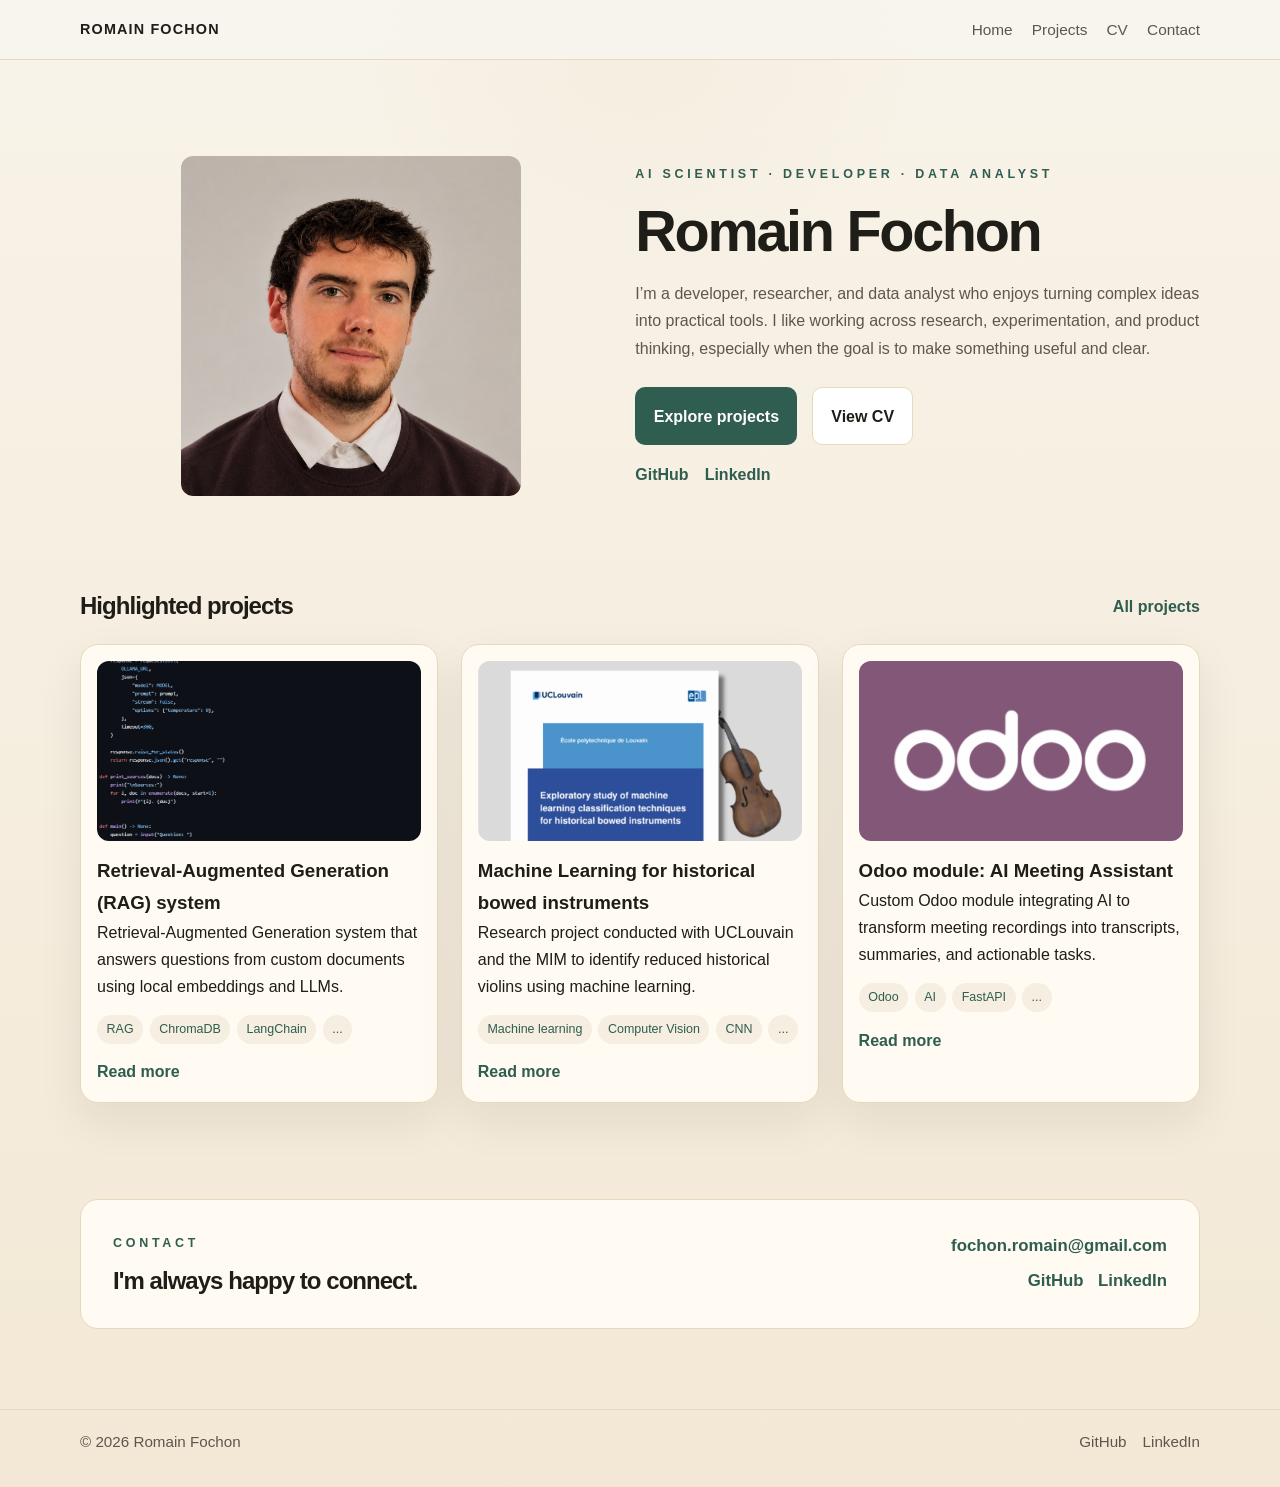
<file: index.html>
<!DOCTYPE html>
<html lang="en">
<head>
  <meta charset="UTF-8">
  <meta name="viewport" content="width=device-width, initial-scale=1.0">
  <meta name="description" content="Romain Fochon - AI scientist and developer portfolio">
  <title>Romain Fochon | Portfolio</title>
  <link rel="stylesheet" href="styles.css">
</head>
<body>
  <header class="site-header">
    <div class="container nav-wrap">
      <a class="brand" href="index.html">Romain Fochon</a>
      <button class="menu-toggle" aria-label="Open navigation">
        <span></span>
        <span></span>
        <span></span>
      </button>
      <nav>
        <ul class="nav-links">
          <li><a href="index.html">Home</a></li>
          <li><a href="projects.html">Projects</a></li>
          <li><a href="cv.html">CV</a></li>
          <li><a href="#contact">Contact</a></li>
        </ul>
      </nav>
    </div>
  </header>

  <main>
    <section class="hero">
      <div class="container hero-grid hero-grid-reverse">
        <div class="profile-panel">
          <div class="profile-photo">
            <img src="assets/profile.png" alt="Romain Fochon" class="profile-image">
          </div>
        </div>
        <div>
          <p class="eyebrow">AI SCIENTIST · DEVELOPER · DATA ANALYST</p>
          <h1>Romain Fochon</h1>
          <p class="hero-text">
            I’m a developer, researcher, and data analyst who enjoys turning complex ideas into practical tools.
            I like working across research, experimentation, and product thinking, especially when the goal is to make something useful and clear.
          </p>
          <div class="hero-actions">
            <a class="btn btn-primary" href="projects.html">Explore projects</a>
            <a class="btn btn-secondary" href="cv.html">View CV</a>
          </div>
          <ul class="quick-links">
            <li><a href="https://github.com/RomainFo" target="_blank" rel="noreferrer">GitHub</a></li>
            <li><a href="https://www.linkedin.com/in/romain-fochon-715533217/" target="_blank" rel="noreferrer">LinkedIn</a></li>
          </ul>
        </div>
      </div>
    </section>

    <section class="section-block">
      <div class="container">
        <div class="section-header">
          <div>
            <h2>Highlighted projects</h2>
          </div>
          <a class="text-link" href="projects.html">All projects</a>
        </div>
        <div id="featured-projects" class="project-grid"></div>
      </div>
    </section>

    <section id="contact" class="contact-section">
      <div class="container contact-panel">
        <div>
          <p class="eyebrow">Contact</p>
          <h2>I'm always happy to connect.</h2>
        </div>
        <div class="contact-info">
          <p><a href="mailto:fochon.romain@gmail.com">fochon.romain@gmail.com</a></p>
          <div class="contact-links-inline">
            <a href="https://github.com/RomainFo" target="_blank" rel="noreferrer">GitHub</a>
            <a href="https://www.linkedin.com/in/romain-fochon-715533217/" target="_blank" rel="noreferrer">LinkedIn</a>
          </div>
        </div>
      </div>
    </section>
  </main>

  <footer class="site-footer">
    <div class="container footer-wrap">
      <p>© <span id="year"></span> Romain Fochon</p>
      <div>
        <a href="https://github.com/RomainFo" target="_blank" rel="noreferrer">GitHub</a>
        <a href="https://www.linkedin.com/in/romain-fochon-715533217/" target="_blank" rel="noreferrer">LinkedIn</a>
      </div>
    </div>
  </footer>

  <script src="script.js"></script>
</body>
</html>
</file>
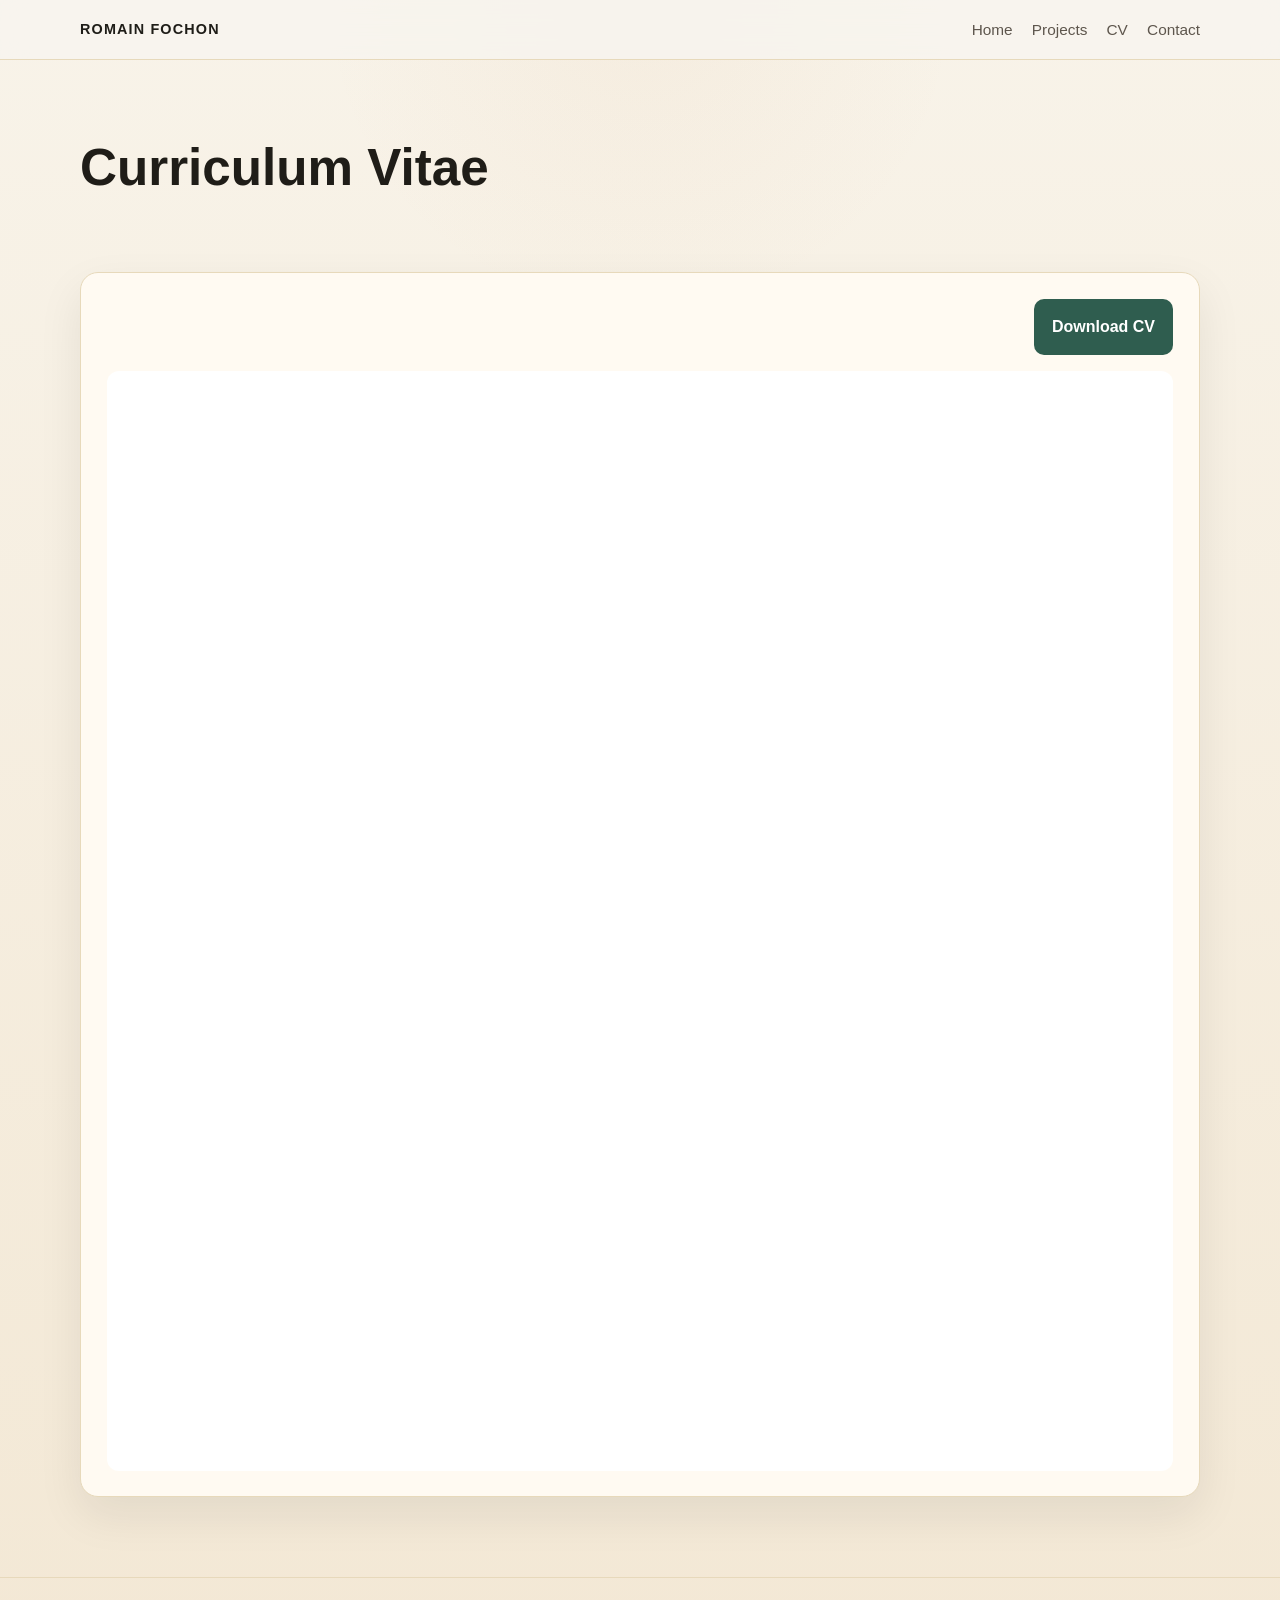
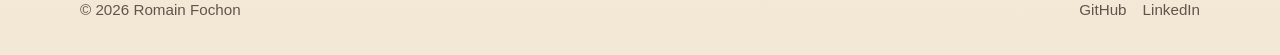
<file: cv.html>
<!DOCTYPE html>
<html lang="en">
<head>
  <meta charset="UTF-8">
  <meta name="viewport" content="width=device-width, initial-scale=1.0">
  <title>CV | Romain Fochon</title>
  <link rel="stylesheet" href="styles.css">
</head>
<body>
  <header class="site-header">
    <div class="container nav-wrap">
      <a class="brand" href="index.html">Romain Fochon</a>
      <button class="menu-toggle" aria-label="Open navigation">
        <span></span>
        <span></span>
        <span></span>
      </button>
      <nav>
        <ul class="nav-links">
          <li><a href="index.html">Home</a></li>
          <li><a href="projects.html">Projects</a></li>
          <li><a href="cv.html">CV</a></li>
          <li><a href="index.html#contact">Contact</a></li>
        </ul>
      </nav>
    </div>
  </header>

  <main>
    <section class="page-header">
      <div class="container">
        <h1>Curriculum Vitae</h1>
      </div>
    </section>

    <section>
      <div class="container cv-layout">
        <div class="cv-panel cv-panel-full">
          <div class="cv-actions">
            <a class="btn btn-primary" href="assets/CV-ROMAIN-FOCHON.pdf" download>Download CV</a>
          </div>
          <div class="cv-pdf-wrap">
            <iframe
              src="assets/CV-ROMAIN-FOCHON.pdf"
              title="Romain Fochon CV"
              class="cv-pdf-frame"
            ></iframe>
          </div>
        </div>
      </div>
    </section>
  </main>

  <footer class="site-footer">
    <div class="container footer-wrap">
      <p>© <span id="year"></span> Romain Fochon</p>
      <div>
        <a href="https://github.com" target="_blank" rel="noreferrer">GitHub</a>
        <a href="https://www.linkedin.com" target="_blank" rel="noreferrer">LinkedIn</a>
      </div>
    </div>
  </footer>

  <script src="script.js"></script>
</body>
</html>
</file>
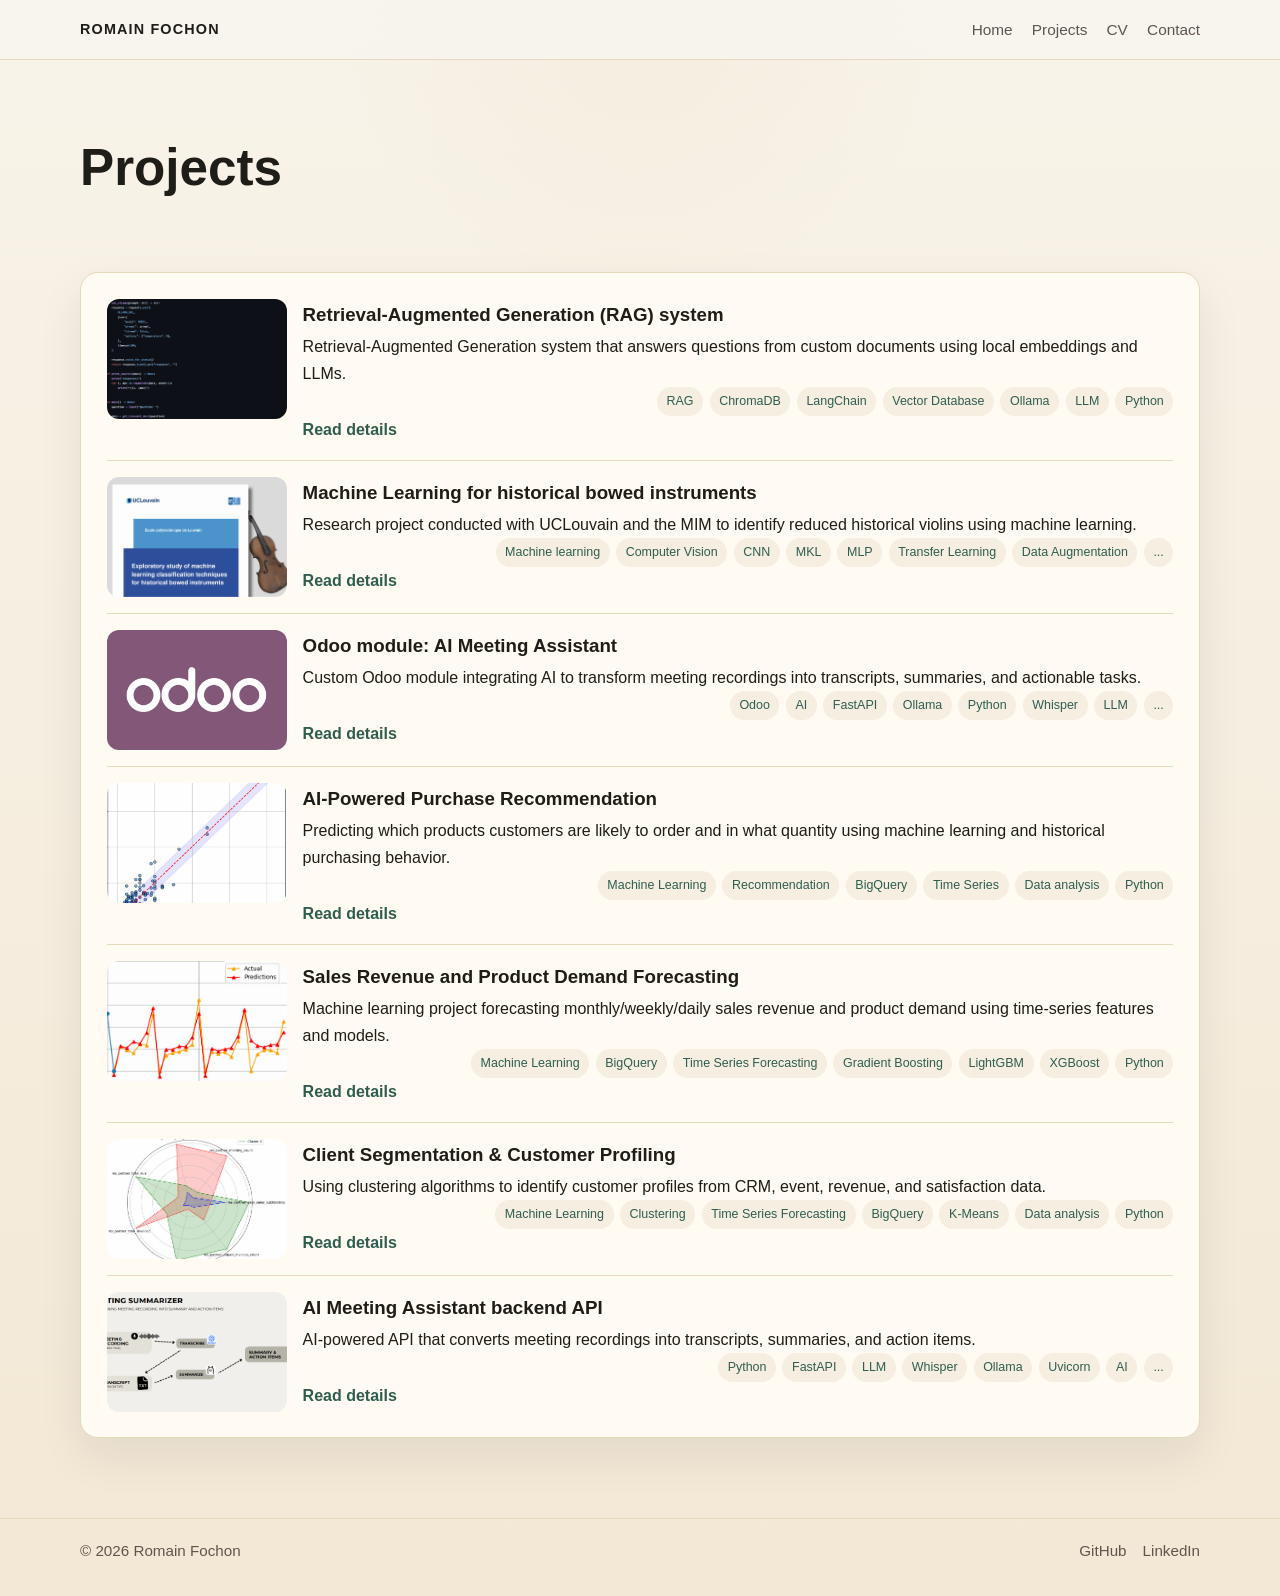
<file: projects.html>
<!DOCTYPE html>
<html lang="en">
<head>
  <meta charset="UTF-8">
  <meta name="viewport" content="width=device-width, initial-scale=1.0">
  <title>Projects | Romain Fochon</title>
  <link rel="stylesheet" href="styles.css">
</head>
<body>
  <header class="site-header">
    <div class="container nav-wrap">
      <a class="brand" href="index.html">Romain Fochon</a>
      <button class="menu-toggle" aria-label="Open navigation">
        <span></span>
        <span></span>
        <span></span>
      </button>
      <nav>
        <ul class="nav-links">
          <li><a href="index.html">Home</a></li>
          <li><a href="projects.html">Projects</a></li>
          <li><a href="cv.html">CV</a></li>
          <li><a href="index.html#contact">Contact</a></li>
        </ul>
      </nav>
    </div>
  </header>

  <main>
    <section class="page-header">
      <div class="container">
        <h1>Projects</h1>
      </div>
    </section>

    <section>
      <div class="container project-layout">
        <div class="project-panel">
          <div class="project-list"></div>
        </div>
      </div>
    </section>
  </main>

  <footer class="site-footer">
    <div class="container footer-wrap">
      <p>© <span id="year"></span> Romain Fochon</p>
      <div>
        <a href="https://github.com" target="_blank" rel="noreferrer">GitHub</a>
        <a href="https://www.linkedin.com" target="_blank" rel="noreferrer">LinkedIn</a>
      </div>
    </div>
  </footer>

  <script src="script.js"></script>
</body>
</html>
</file>
<file: styles.css>
:root {
  --bg: #f6f1e8;
  --surface: #fffaf2;
  --surface-2: #f3e9d6;
  --text: #1f1d18;
  --muted: #5e564d;
  --primary: #2f5d4f;
  --primary-dark: #234839;
  --accent: #c98a4d;
  --accent-2: #f5eee1;
  --border: #e7d9bb;
  --shadow: 0 18px 45px rgba(31, 29, 24, 0.08);
  --radius: 18px;
  --container: 1120px;
}

* {
  box-sizing: border-box;
  margin: 0;
  padding: 0;
}

html {
  scroll-behavior: smooth;
}

body {
  font-family: Inter, "Segoe UI", Roboto, Helvetica, Arial, sans-serif;
  background:
    radial-gradient(circle at top, rgba(201, 138, 77, 0.06), transparent 18%),
    linear-gradient(180deg, #f8f3e9 0%, #f3e8d5 100%);
  color: var(--text);
  line-height: 1.7;
}

a {
  color: inherit;
  text-decoration: none;
}

img {
  max-width: 100%;
  display: block;
}

.container {
  width: min(var(--container), 92vw);
  margin: 0 auto;
}

.site-header {
  position: sticky;
  top: 0;
  z-index: 1000;
  background: rgba(247, 244, 238, 0.88);
  backdrop-filter: blur(12px);
  border-bottom: 1px solid var(--border);
}

.nav-wrap {
  display: flex;
  align-items: center;
  justify-content: space-between;
  padding: 1rem 0;
}

.brand {
  font-weight: 700;
  letter-spacing: 0.08em;
  text-transform: uppercase;
  font-size: 0.9rem;
}

.nav-links {
  display: flex;
  gap: 1.2rem;
  list-style: none;
}

.nav-links a {
  color: var(--muted);
  font-size: 0.96rem;
}

.nav-links a:hover {
  color: var(--primary);
}

.menu-toggle {
  display: none;
  background: none;
  border: 0;
  padding: 0.3rem;
}

.menu-toggle span {
  display: block;
  width: 22px;
  height: 2px;
  background: var(--text);
  margin: 4px 0;
}

.project-list-thumb {
  width: 180px;
  height: 120px;
  object-fit: cover;
  border-radius: 12px;
  flex-shrink: 0;
}

.hero {
  padding: 6rem 0 4rem;
}

.hero-grid {
  display: grid;
  grid-template-columns: 1.02fr 0.98fr;
  gap: 0.8rem;
  align-items: center;
}

.hero-grid-reverse {
  grid-template-columns: 0.98fr 1.02fr;
}

.eyebrow {
  font-size: 0.78rem;
  letter-spacing: 0.3em;
  text-transform: uppercase;
  color: var(--primary);
  margin-bottom: 0.8rem;
  font-weight: 700;
}

.hero h1, .about-section h2, .section-header h2, .contact-panel h2 {
  line-height: 1.15;
  letter-spacing: -0.04em;
}

.hero h1 {
  font-size: clamp(3rem, 4.5vw, 4.5rem);
  max-width: 700px;
  margin-bottom: 1rem;
}

.hero-text {
  max-width: 620px;
  font-size: 1rem;
  color: var(--muted);
  margin-bottom: 1.6rem;
}

.hero-actions {
  display: flex;
  gap: 0.9rem;
  margin-bottom: 1rem;
}

.btn {
  display: inline-flex;
  align-items: center;
  justify-content: center;
  padding: 0.9rem 1.15rem;
  border-radius: 10px;
  font-weight: 600;
  transition: transform 0.2s ease, background 0.2s ease;
}

.btn:hover {
  transform: translateY(-1px);
}

.btn-primary {
  background: var(--primary);
  color: #fff;
}

.btn-secondary {
  border: 1px solid var(--border);
  background: #fff;
}

.quick-links {
  list-style: none;
  display: flex;
  gap: 1rem;
}

.quick-links a, .text-link, .card-link {
  color: var(--primary);
  font-weight: 600;
}

.profile-panel {
  position: relative;
  display: grid;
  justify-items: center;
  gap: 1rem;
}

.profile-photo {
  position: relative;
  width: min(340px, 100%);
  aspect-ratio: 1;
  display: grid;
  place-items: center;
  overflow: hidden;
  border-radius: 12px;
  background: linear-gradient(180deg, #f2d7ad 0%, #d8a56d 100%);
  padding: 0;
}

.profile-image {
  width: 100%;
  height: 100%;
  object-fit: cover;
  object-position: center;
  border-radius: 12px;
  display: block;
}

.profile-ring {
  display: none;
}

.profile-circle {
  display: none;
}

.profile-stats {
  display: grid;
  grid-template-columns: repeat(2, minmax(0, 1fr));
  gap: 0.8rem;
  width: min(420px, 100%);
}

.profile-stats div {
  background: var(--surface);
  border: 1px solid var(--border);
  border-radius: var(--radius);
  padding: 1rem;
  text-align: center;
}

.profile-stats strong {
  display: block;
  font-size: 1.8rem;
  color: var(--primary);
}

.profile-stats span {
  font-size: 0.86rem;
  color: var(--muted);
  padding: 2rem 0 5rem;
}

.about-grid {
  display: grid;
  grid-template-columns: 1.1fr 0.9fr;
  gap: 2rem;
  align-items: center;
}

.about-section p {
  color: var(--muted);
  max-width: 60ch;
}

.about-highlights {
  display: grid;
  gap: 1rem;
}

.about-highlights div {
  background: var(--surface);
  border: 1px solid var(--border);
  border-radius: var(--radius);
  padding: 1rem 1.2rem;
}

.about-highlights strong {
  display: block;
  font-size: 1.8rem;
  color: var(--primary);
}

.section-block {
  padding: 2rem 0 5rem;
}

.section-header {
  display: flex;
  align-items: end;
  justify-content: space-between;
  gap: 1rem;
  margin-bottom: 1.5rem;
}

.project-grid {
  display: grid;
  grid-template-columns: repeat(3, 1fr);
  gap: 1.4rem;
}

.project-card {
  background: var(--surface);
  border: 1px solid var(--border);
  border-radius: var(--radius);
  padding: 1rem;
  box-shadow: var(--shadow);
  display: flex;
  flex-direction: column;
  gap: 0.9rem;
}

.project-card p {
  margin-bottom: 0.9rem;
}

.project-thumb {
  min-height: 180px;
  display: grid;
  place-items: center;
  border-radius: 12px;
  font-weight: 800;
  font-size: 2rem;
  color: #fff;
}

.project-thumb-one { background: linear-gradient(135deg, #5a7d73, #98b8a8); }
.project-thumb-two { background: linear-gradient(135deg, #7a5a3c, #d6a15b); }
.project-thumb-three { background: linear-gradient(135deg, #505f72, #8aa4c7); }

.tag-row {
  display: flex;
  flex-wrap: wrap;
  gap: 0.4rem;
}

.tag-row span {
  background: var(--accent-2);
  color: var(--primary);
  border-radius: 999px;
  padding: 0.25rem 0.6rem;
  font-size: 0.78rem;
}

.contact-section {
  padding: 1rem 0 5rem;
}

.contact-panel {
  background: var(--surface);
  border: 1px solid var(--border);
  border-radius: var(--radius);
  padding: 2rem;
  display: flex;
  align-items: center;
  justify-content: space-between;
  gap: 1rem;
}

.contact-info {
  text-align: right;
}

.contact-info p {
  margin-bottom: 0.45rem;
}

.contact-info a {
  color: var(--primary);
  font-weight: 700;
  font-size: 1.05rem;
}

.contact-links-inline {
  display: flex;
  justify-content: flex-end;
  gap: 0.9rem;
}

.contact-links-inline a {
  color: var(--primary);
  font-weight: 600;
}

.site-footer {
  border-top: 1px solid var(--border);
  padding: 1.2rem 0 2rem;
}

.footer-wrap {
  display: flex;
  justify-content: space-between;
  gap: 1rem;
  color: var(--muted);
  font-size: 0.95rem;
}

.footer-wrap div {
  display: flex;
  gap: 1rem;
}

.page-header {
  padding: 4rem 0 1.5rem;
}

.page-header h1 {
  font-size: clamp(2.5rem, 4vw, 3.5rem);
  margin-bottom: 0.3rem;
}

.cv-layout {
  display: grid;
  grid-template-columns: 1fr;
  gap: 2rem;
  padding: 2rem 0 5rem;
}

.project-layout {
  display: grid;
  grid-template-columns: 1fr;
  gap: 2rem;
  padding: 2rem 0 5rem;
}

.cv-panel,
.project-panel,
.sidebar-panel {
  background: var(--surface);
  border: 1px solid var(--border);
  border-radius: var(--radius);
  padding: 1.6rem;
  box-shadow: var(--shadow);
}

.cv-panel-full {
  width: 100%;
}

.cv-actions {
  display: flex;
  justify-content: flex-end;
  margin-bottom: 1rem;
}

.cv-pdf-wrap {
  width: 100%;
  background: #fff;
  border-radius: 12px;
  overflow: hidden;
}

.cv-pdf-frame {
  width: 100%;
  min-height: 1100px;
  border: 0;
  display: block;
}

.project-panel {
  width: 100%;
}


.cv-panel h2,
.project-panel h2,
.sidebar-panel h2 {
  font-size: 1.5rem;
  margin-bottom: 1rem;
}

.cv-list,
.project-list {
  display: grid;
  gap: 1rem;
}

.cv-item,
.project-item {
  border-bottom: 1px solid var(--border);
  padding-bottom: 1rem;
  display: flex;
  align-items: flex-start;
  justify-content: space-between;
  gap: 1rem;
}

.cv-item:last-child,
.project-item:last-child {
  border-bottom: 0;
  padding-bottom: 0;
}

.cv-item h3,
.project-item h3 {
  margin-bottom: 0.15rem;
}

.project-item-text {
  flex: 1;
}

.project-item .tag-row {
  margin-left: auto;
  align-self: flex-start;
  justify-content: flex-end;
  min-width: max-content;
  flex-wrap: wrap;
}

.download-btn {
  display: inline-block;
  margin: 1rem 0 0;
}

.tag-cloud {
  display: flex;
  flex-wrap: wrap;
  gap: 0.5rem;
}

.tag-cloud span {
  background: var(--accent-2);
  color: var(--primary);
  padding: 0.35rem 0.6rem;
  border-radius: 999px;
  font-size: 0.85rem;
}

.project-detail {
  padding: 2rem 0 5rem;
}

.project-detail .project-header-block {
  background: var(--surface);
  border: 1px solid var(--border);
  border-radius: var(--radius);
  padding: 2rem;
  margin-bottom: 1.5rem;
}

.project-detail .project-header-block p {
  color: var(--muted);
}

.project-header-top {
  display: flex;
  align-items: flex-start;
  justify-content: space-between;
  gap: 1.5rem;
}

.project-presentation-section {
  height: 100%;
}

.project-presentation-section h2 {
  margin-top: 0;
}

.project-presentation-frame {
  width: 100%;
  min-height: 760px;
  border: 1px solid var(--border);
  border-radius: 12px;
  background: var(--surface-2);
}

.project-gallery-section {
  margin-top: 2rem;
  padding-bottom: 0;
}

.project-gallery {
  margin-top: 0;
}

.project-gallery-track {
  overflow: hidden;
  border-radius: 12px;
  background: var(--surface-2);
}

.project-gallery-slides {
  display: flex;
  transition: transform 0.3s ease;
}

.project-gallery-slide {
  min-width: 100%;
}

.project-gallery-slide img {
  width: 100%;
  max-height: 420px;
  object-fit: cover;
  display: block;
}

.project-gallery-caption {
  padding: 0.7rem 0.9rem;
  color: var(--muted);
  font-size: 0.92rem;
  text-align: center;
}

.project-gallery-controls {
  display: flex;
  align-items: center;
  justify-content: center;
  gap: 0.7rem;
  margin-top: 0.75rem;
}

.project-gallery-btn {
  background: var(--surface);
  border: 1px solid var(--border);
  color: var(--text);
  width: 2rem;
  height: 2rem;
  border-radius: 999px;
  cursor: pointer;
  font-size: 1rem;
}

.project-gallery-dots {
  display: flex;
  gap: 0.35rem;
}

.project-gallery-dot {
  width: 0.6rem;
  height: 0.6rem;
  border-radius: 999px;
  border: 0;
  background: var(--border);
  cursor: pointer;
}

.project-gallery-dot.active {
  background: var(--primary);
}

.project-detail-grid {
  display: grid;
  grid-template-columns: minmax(0, 2.1fr) minmax(260px, 0.7fr);
  gap: 2rem;
  align-items: start;
}

.project-presentation-card,
.project-tags-card,
.project-detail-content {
  background: var(--surface);
  border: 1px solid var(--border);
  border-radius: var(--radius);
  padding: 1.6rem;
}

.project-detail-sidebar {
  display: flex;
  flex-direction: column;
  gap: 1rem;
}

.project-tags-card h2,
.project-detail-content h2 {
  margin-top: 0;
}

.project-detail-sidebar-placeholder {
  height: 100%;
  min-height: 120px;
}

@media (max-width: 900px) {
  .hero-grid,
  .about-grid,
  .cv-layout,
  .project-layout,
  .project-detail-grid {
    grid-template-columns: 1fr;
  }

  .project-grid {
    grid-template-columns: repeat(2, 1fr);
  }
}

@media (max-width: 700px) {
  .menu-toggle {
    display: block;
  }

  nav {
    position: absolute;
    top: 100%;
    left: 0;
    width: 100%;
    background: var(--surface);
    border-bottom: 1px solid var(--border);
    display: none;
  }

  .nav-links {
    flex-direction: column;
    align-items: flex-start;
    padding: 1rem;
  }

  .site-header.open nav {
    display: block;
  }

  .project-grid,
  .contact-panel {
    grid-template-columns: 1fr;
  }

  .hero {
    padding-top: 4rem;
  }

  .hero-actions {
    flex-direction: column;
  }

  .contact-panel {
    flex-direction: column;
    text-align: center;
  }

  .footer-wrap {
    flex-direction: column;
    align-items: center;
  }
}

@media (max-width: 500px) {
  .project-grid {
    grid-template-columns: 1fr;
  }

  .profile-card {
    position: static;
    margin-top: 1rem;
  }
}

.project-card-image {
  width: 100%;
  height: 180px;
  object-fit: cover;
  border-radius: 12px;
}

.project-list-placeholder {
  display: grid;
  place-items: center;
  background: var(--muted);
  color: var(--accent);
  font-size: 2rem;
  font-weight: 800;
}
</file>
